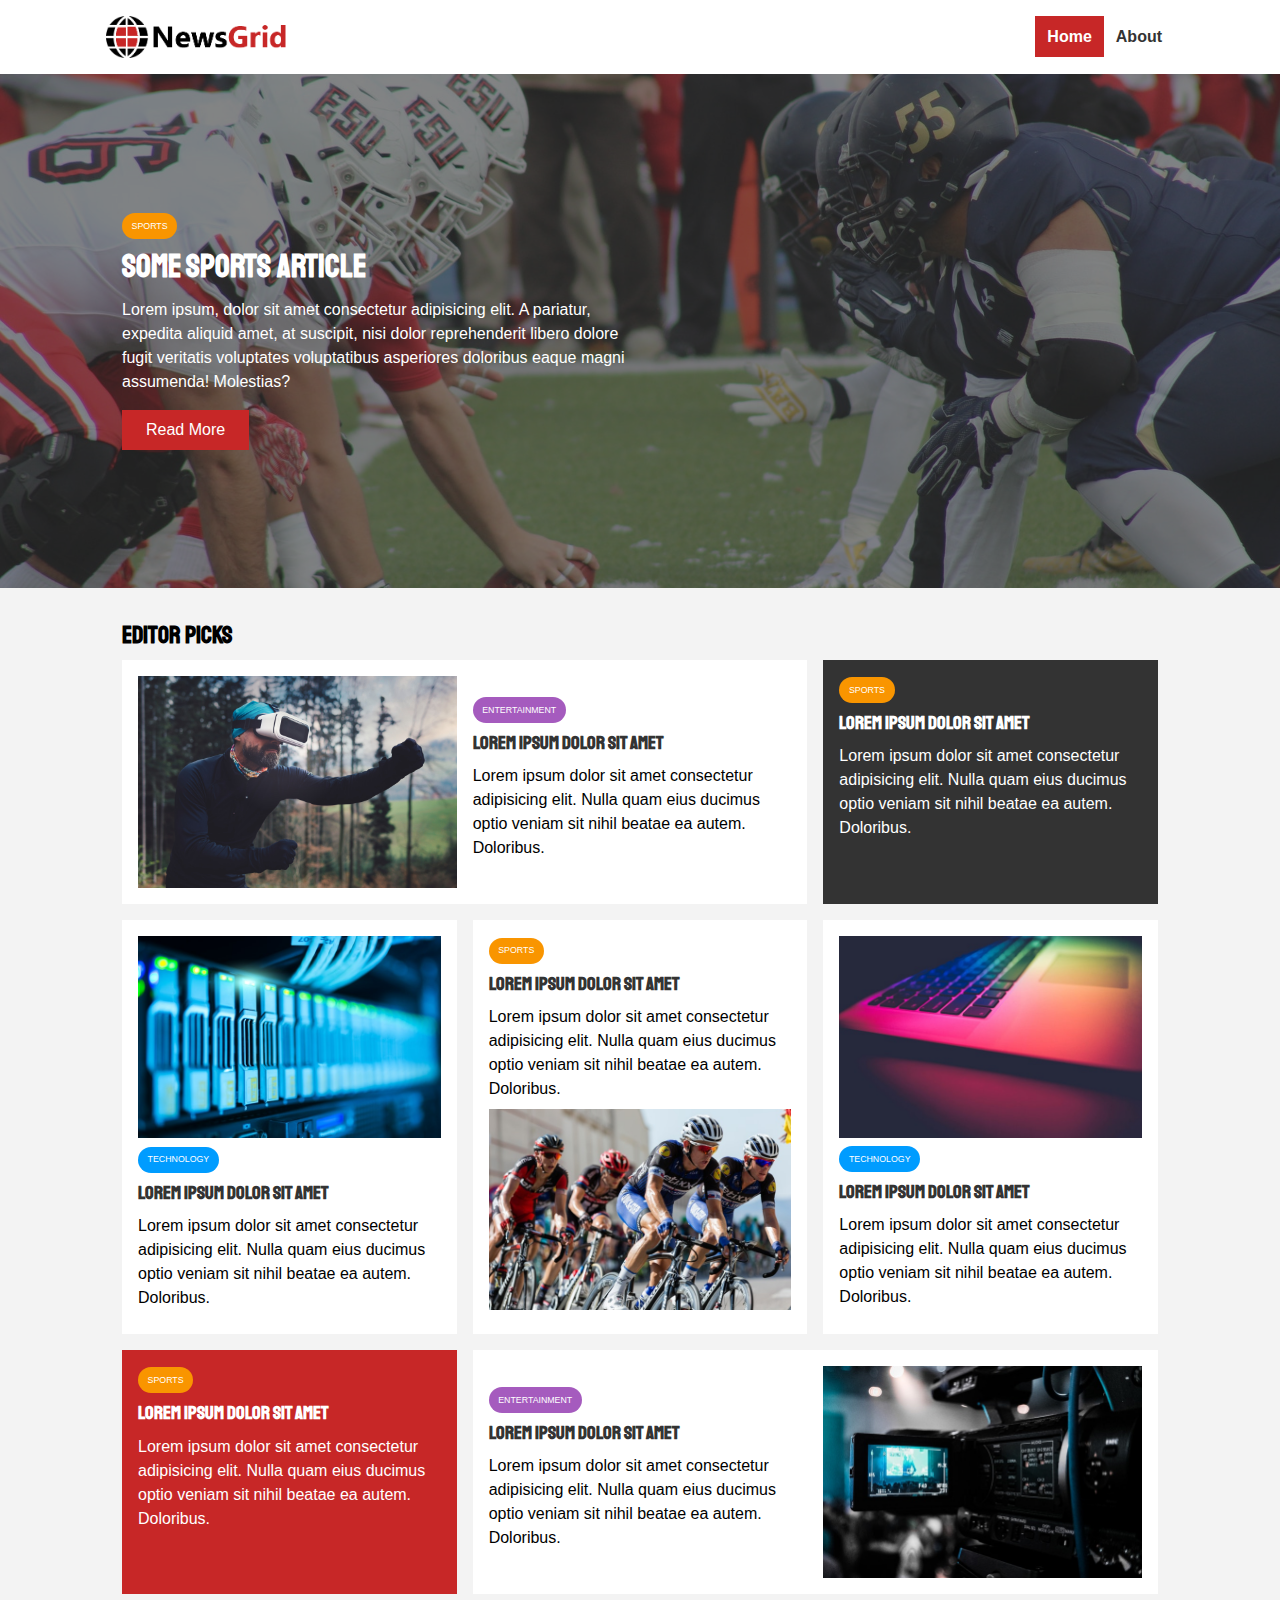
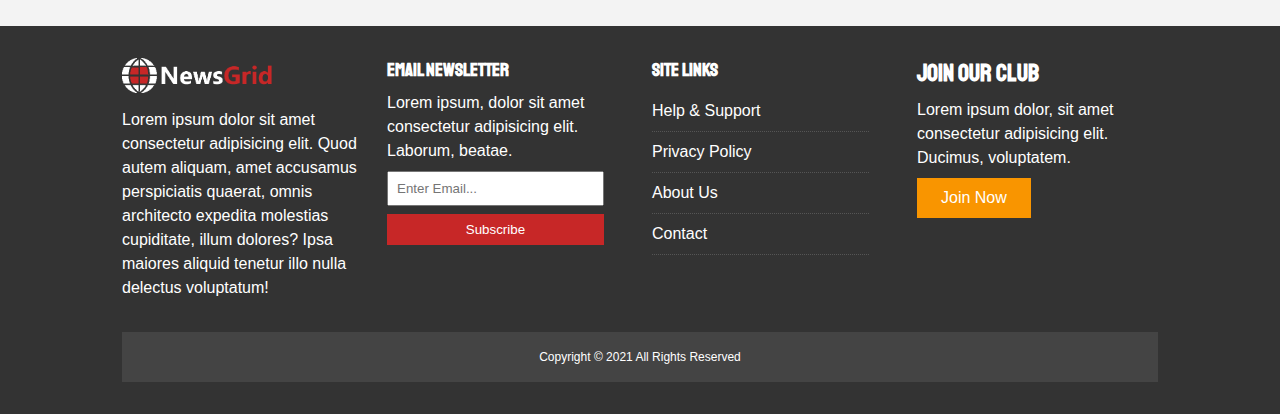
<file: index.html>
<!DOCTYPE html>
<html lang="en">
<head>
    <meta charset="UTF-8">
    <meta http-equiv="X-UA-Compatible" content="IE=edge">
    <meta name="viewport" content="width=device-width, initial-scale=1.0">
    <link rel="stylesheet" href="https://use.fontawesome.com/releases/v5.15.3/css/all.css" integrity="sha384-SZXxX4whJ79/gErwcOYf+zWLeJdY/qpuqC4cAa9rOGUstPomtqpuNWT9wdPEn2fk" crossorigin="anonymous">
    <style>
        @import url('https://fonts.googleapis.com/css2?family=Montserrat:wght@300;400;500&family=Staatliches&display=swap');
    </style>
    <link rel="stylesheet" href="css/style.css">
    <link rel="stylesheet" href="css/mobile.css" media="screen and (max-width:768px)">
    <link rel="shortcut icon" type="image/x-icon" href="favicon.ico">
    <title>News Grid | Latest News</title>
</head>
<body>
    <nav id="main-nav">
        <div class="container">
            <img src="img/logo.png" alt="NewsGrid" class="logo">
            <div class="social">
                <a href="https://facebook.com" target="_blank"><i class="fab fa-facebook fa-2x"></i></a>
                <a href="https://twitter.com" target="_blank"><i class="fab fa-twitter fa-2x"></i></a>
                <a href="https://instagram.com" target="_blank"><i class="fab fa-instagram fa-2x"></i></a>
                <a href="https://youtube.com" target="_blank"><i class="fab fa-youtube fa-2x"></i></a>
            </div>
            <ul>
                <li><a class="current" href="index.html">Home</a></li>
                <li><a href="about.html">About</a></li>
            </ul>
        </div>
    </nav>
    <!-- Showcase -->
    <header id="showcase">
        <div class="container">
            <div class="showcase-container">
                <div class="showcase-content">
                    <div class="category category-sports">Sports</div>
                    <h1>Some Sports Article</h1>
                    <p>Lorem ipsum, dolor sit amet consectetur adipisicing elit. A pariatur, expedita aliquid amet, at suscipit, nisi dolor reprehenderit libero dolore fugit veritatis voluptates voluptatibus asperiores doloribus eaque magni assumenda! Molestias?</p>
                    <a href="article.html" class="btn btn-primary">Read More</a>
                </div>
            </div>
        </div>
    </header>
    <!-- Home -->
    <section id="home-articles" class="py-2">
        <div class="container">
            <h2>Editor Picks</h2>
            <div class="articles-container">
              <article class="card">
                <img src="img/articles/ent1.jpg" alt="">
                <div>
                  <div class="category category-ent">Entertainment</div>
                  <h3>
                    <a href="article.html">Lorem ipsum dolor sit amet</a>
                  </h3>
                  <p>Lorem ipsum dolor sit amet consectetur adipisicing elit. Nulla quam eius ducimus optio veniam sit nihil beatae ea autem. Doloribus.</p>
                </div>
              </article>
              <article class="card bg-dark">
                <div class="category category-sports">Sports</div>
                <h3>
                  <a href="article.html">Lorem ipsum dolor sit amet</a>
                </h3>
                <p>Lorem ipsum dolor sit amet consectetur adipisicing elit. Nulla quam eius ducimus optio veniam sit nihil beatae ea autem. Doloribus.</p>
              </article>
              <article class="card">
                <img src="img/articles/tech1.jpg" alt="">
                <div class="category category-tech">Technology</div>
                <h3>
                  <a href="article.html">Lorem ipsum dolor sit amet</a>
                </h3>
                <p>Lorem ipsum dolor sit amet consectetur adipisicing elit. Nulla quam eius ducimus optio veniam sit nihil beatae ea autem. Doloribus.</p>
              </article>
              <article class="card">
                <div class="category category-sports">Sports</div>
                <h3>
                  <a href="article.html">Lorem ipsum dolor sit amet</a>
                </h3>
                <p>Lorem ipsum dolor sit amet consectetur adipisicing elit. Nulla quam eius ducimus optio veniam sit nihil beatae ea autem. Doloribus.</p>
                <img src="img/articles/sports1.jpg" alt="">
              </article>
              <article class="card">
                <img src="img/articles/tech2.jpg" alt="">
                <div class="category category-tech">Technology</div>
                <h3>
                  <a href="article.html">Lorem ipsum dolor sit amet</a>
                </h3>
                <p>Lorem ipsum dolor sit amet consectetur adipisicing elit. Nulla quam eius ducimus optio veniam sit nihil beatae ea autem. Doloribus.</p>
              </article>
              <article class="card bg-primary">
                <div class="category category-sports">Sports</div>
                <h3>
                  <a href="article.html">Lorem ipsum dolor sit amet</a>
                </h3>
                <p>Lorem ipsum dolor sit amet consectetur adipisicing elit. Nulla quam eius ducimus optio veniam sit nihil beatae ea autem. Doloribus.</p>
              </article>
              <article class="card">
                <div>
                  <div class="category category-ent">Entertainment</div>
                  <h3>
                    <a href="article.html">Lorem ipsum dolor sit amet</a>
                  </h3>
                  <p>Lorem ipsum dolor sit amet consectetur adipisicing elit. Nulla quam eius ducimus optio veniam sit nihil beatae ea autem. Doloribus.</p>
                </div>
                <img src="img/articles/ent2.jpg" alt="">
              </article>
            </div>
        </div>
      </section>
      
      <footer id="main-footer" class="py-2">
        <div class="container footer-container">
          <div>
            <img src="img/logo_light.png" alt="newsgrid">
            <p>Lorem ipsum dolor sit amet consectetur adipisicing elit. Quod autem aliquam, amet accusamus perspiciatis quaerat, omnis architecto expedita molestias cupiditate, illum dolores? Ipsa maiores aliquid tenetur illo nulla delectus voluptatum!</p>
          </div>
          <div>
            <h3>Email Newsletter</h3>
            <p>Lorem ipsum, dolor sit amet consectetur adipisicing elit. Laborum, beatae.</p>
            <form>
              <input type="email" placeholder="Enter Email...">
              <input type="submit" value="Subscribe" class="btn btn-primary">
            </form>
          </div>
          <div>
            <h3>Site Links</h3>
            <ul class="list">
              <li><a href="#">Help & Support</a></li>
              <li><a href="#">Privacy Policy</a></li>
              <li><a href="#">About Us</a></li>
              <li><a href="#">Contact</a></li>
            </ul>
          </div>
          <div>
            <h2>Join Our Club</h2>
            <p>Lorem ipsum dolor, sit amet consectetur adipisicing elit. Ducimus, voluptatem.</p>
            <a href="#" class="btn btn-secondary">Join Now</a>
          </div>
          <div>
            <p>Copyright &copy; 2021 All Rights Reserved</p>
          </div>
        </div>
      </footer>
</body>
</html>
</file>
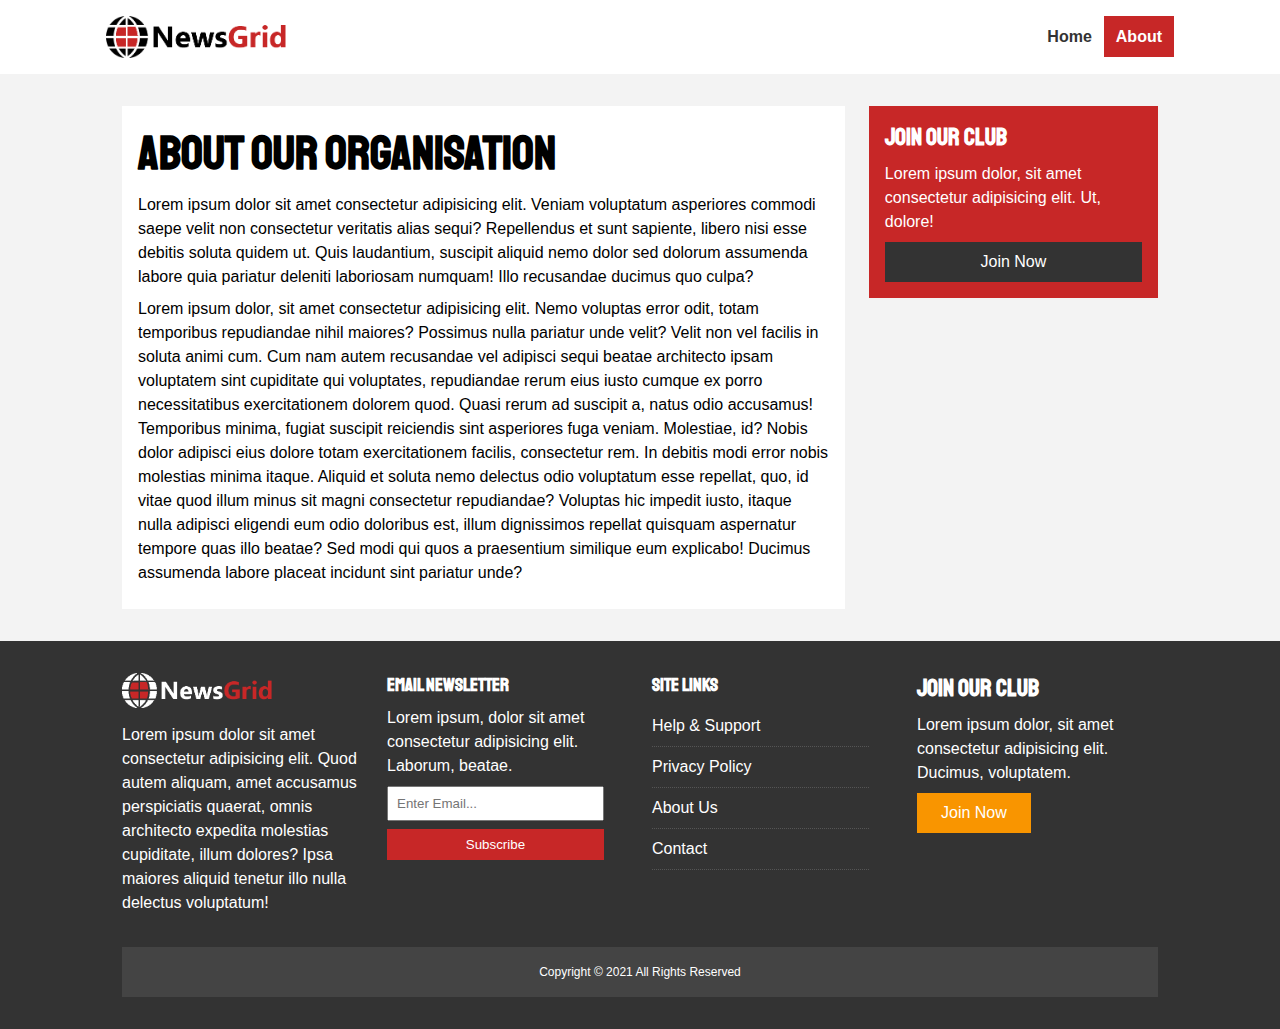
<file: about.html>
<!DOCTYPE html>
<html lang="en">
<head>
    <meta charset="UTF-8">
    <meta http-equiv="X-UA-Compatible" content="IE=edge">
    <meta name="viewport" content="width=device-width, initial-scale=1.0">
    <link rel="stylesheet" href="https://use.fontawesome.com/releases/v5.15.3/css/all.css" integrity="sha384-SZXxX4whJ79/gErwcOYf+zWLeJdY/qpuqC4cAa9rOGUstPomtqpuNWT9wdPEn2fk" crossorigin="anonymous">
    <style>
        @import url('https://fonts.googleapis.com/css2?family=Montserrat:wght@300;400;500&family=Staatliches&display=swap');
    </style>
    <link rel="stylesheet" href="css/style.css">
    <link rel="stylesheet" href="css/mobile.css" media="screen and (max-width:768px)">
    <link rel="shortcut icon" type="image/x-icon" href="favicon.ico">
    <title>News Grid | About Us</title>
</head>
<body>
    <nav id="main-nav">
        <div class="container">
            <img src="img/logo.png" alt="NewsGrid" class="logo">
            <div class="social">
                <a href="https://facebook.com" target="_blank"><i class="fab fa-facebook fa-2x"></i></a>
                <a href="https://twitter.com" target="_blank"><i class="fab fa-twitter fa-2x"></i></a>
                <a href="https://instagram.com" target="_blank"><i class="fab fa-instagram fa-2x"></i></a>
                <a href="https://youtube.com" target="_blank"><i class="fab fa-youtube fa-2x"></i></a>
            </div>
            <ul>
                <li><a href="index.html">Home</a></li>
                <li><a class="current" href="about.html">About</a></li>
            </ul>
        </div>
    </nav>
    <section id="about">
        <div class="container">
            <div class="page-container">
                <article class="card">
                    <h1 class="l-heading">About Our Organisation</h1>
                    <p>Lorem ipsum dolor sit amet consectetur adipisicing elit. Veniam voluptatum asperiores commodi saepe velit non consectetur veritatis alias sequi? Repellendus et sunt sapiente, libero nisi esse debitis soluta quidem ut. Quis laudantium, suscipit aliquid nemo dolor sed dolorum assumenda labore quia pariatur deleniti laboriosam numquam! Illo recusandae ducimus quo culpa?</p>
                    <p>Lorem ipsum dolor, sit amet consectetur adipisicing elit. Nemo voluptas error odit, totam temporibus repudiandae nihil maiores? Possimus nulla pariatur unde velit? Velit non vel facilis in soluta animi cum. Cum nam autem recusandae vel adipisci sequi beatae architecto ipsam voluptatem sint cupiditate qui voluptates, repudiandae rerum eius iusto cumque ex porro necessitatibus exercitationem dolorem quod. Quasi rerum ad suscipit a, natus odio accusamus! Temporibus minima, fugiat suscipit reiciendis sint asperiores fuga veniam. Molestiae, id? Nobis dolor adipisci eius dolore totam exercitationem facilis, consectetur rem. In debitis modi error nobis molestias minima itaque. Aliquid et soluta nemo delectus odio voluptatum esse repellat, quo, id vitae quod illum minus sit magni consectetur repudiandae? Voluptas hic impedit iusto, itaque nulla adipisci eligendi eum odio doloribus est, illum dignissimos repellat quisquam aspernatur tempore quas illo beatae? Sed modi qui quos a praesentium similique eum explicabo! Ducimus assumenda labore placeat incidunt sint pariatur unde?</p>
                </article>
                <aside class="card bg-primary">
                    <h2>Join Our Club</h2>
                    <p>Lorem ipsum dolor, sit amet consectetur adipisicing elit. Ut, dolore!</p>
                    <a href="#" class="btn btn-dark btn-block">Join Now</a>
                </aside>
            </div>
        </div>
    </section>
      <footer id="main-footer" class="py-2">
        <div class="container footer-container">
          <div>
            <img src="img/logo_light.png" alt="newsgrid">
            <p>Lorem ipsum dolor sit amet consectetur adipisicing elit. Quod autem aliquam, amet accusamus perspiciatis quaerat, omnis architecto expedita molestias cupiditate, illum dolores? Ipsa maiores aliquid tenetur illo nulla delectus voluptatum!</p>
          </div>
          <div>
            <h3>Email Newsletter</h3>
            <p>Lorem ipsum, dolor sit amet consectetur adipisicing elit. Laborum, beatae.</p>
            <form>
              <input type="email" placeholder="Enter Email...">
              <input type="submit" value="Subscribe" class="btn btn-primary">
            </form>
          </div>
          <div>
            <h3>Site Links</h3>
            <ul class="list">
              <li><a href="#">Help & Support</a></li>
              <li><a href="#">Privacy Policy</a></li>
              <li><a href="#">About Us</a></li>
              <li><a href="#">Contact</a></li>
            </ul>
          </div>
          <div>
            <h2>Join Our Club</h2>
            <p>Lorem ipsum dolor, sit amet consectetur adipisicing elit. Ducimus, voluptatem.</p>
            <a href="#" class="btn btn-secondary">Join Now</a>
          </div>
          <div>
            <p>Copyright &copy; 2021 All Rights Reserved</p>
          </div>
        </div>
      </footer>
</body>
</html>
</file>
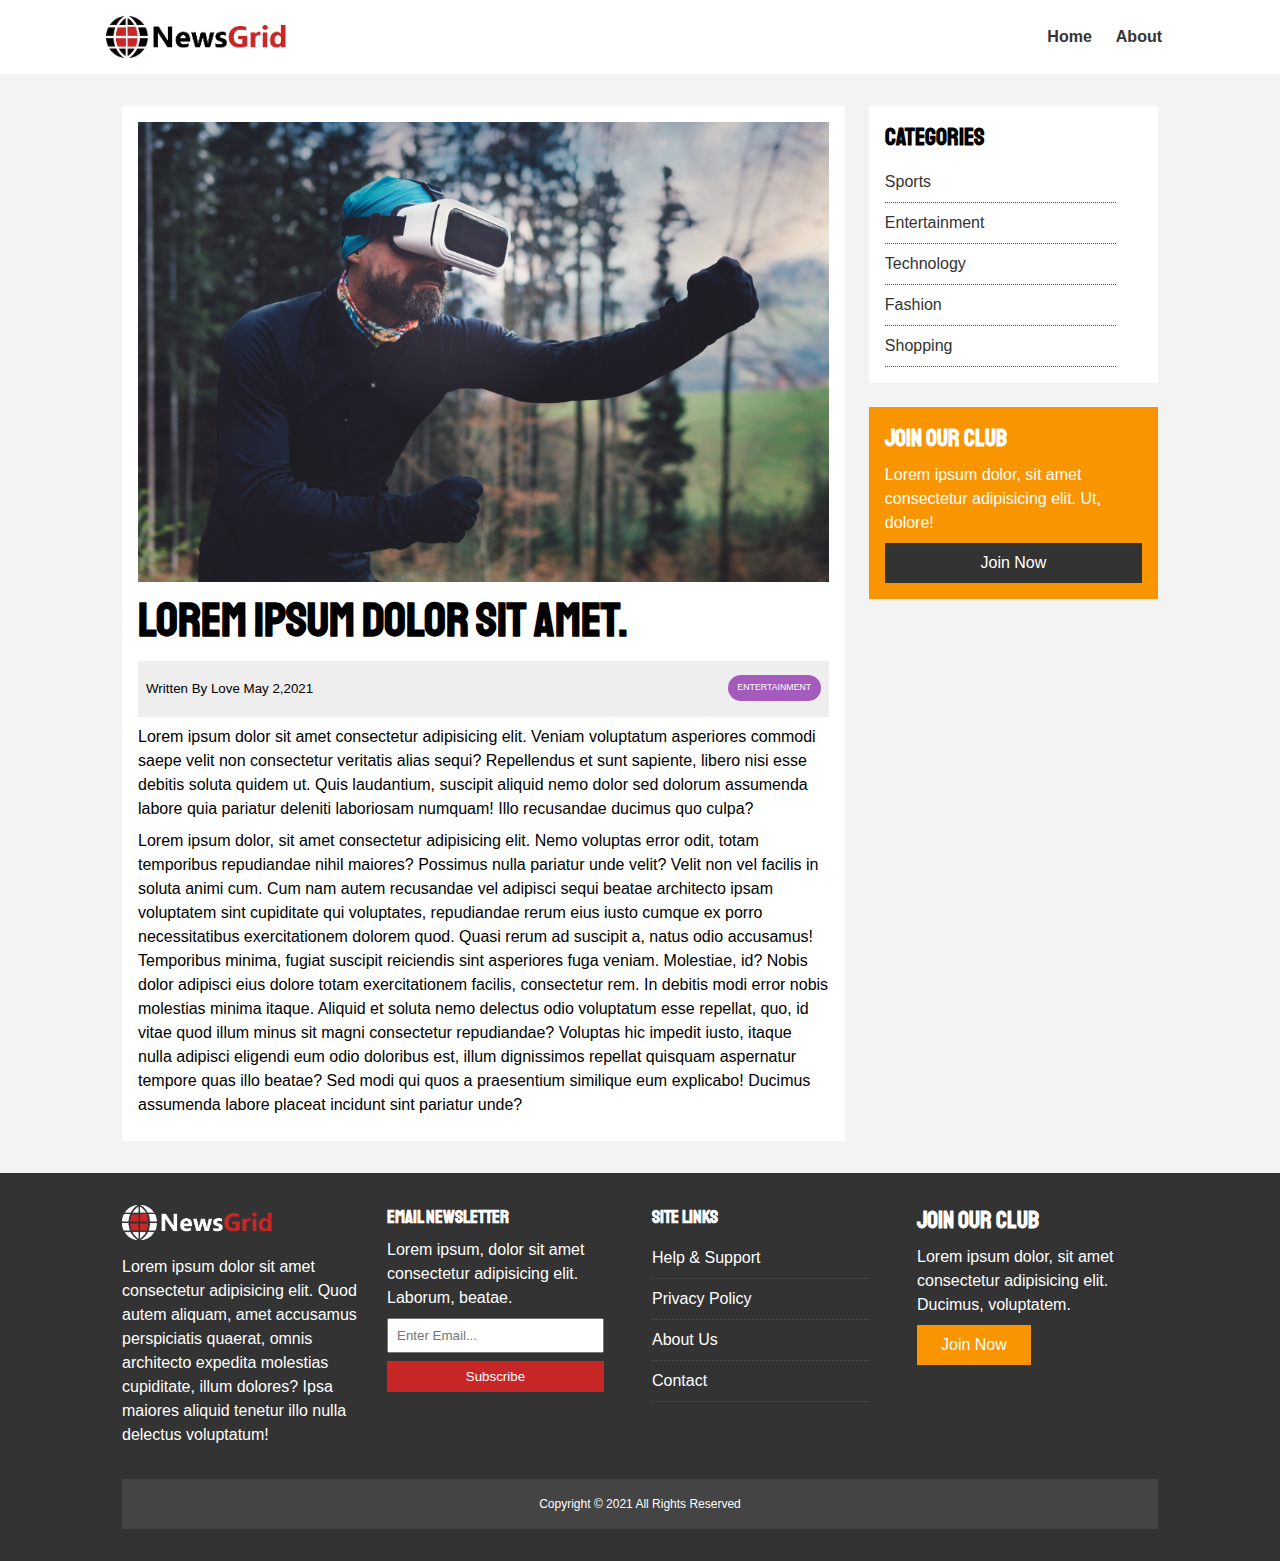
<file: article.html>
<!DOCTYPE html>
<html lang="en">
<head>
    <meta charset="UTF-8">
    <meta http-equiv="X-UA-Compatible" content="IE=edge">
    <meta name="viewport" content="width=device-width, initial-scale=1.0">
    <link rel="stylesheet" href="https://use.fontawesome.com/releases/v5.15.3/css/all.css" integrity="sha384-SZXxX4whJ79/gErwcOYf+zWLeJdY/qpuqC4cAa9rOGUstPomtqpuNWT9wdPEn2fk" crossorigin="anonymous">
    <style>
        @import url('https://fonts.googleapis.com/css2?family=Montserrat:wght@300;400;500&family=Staatliches&display=swap');
    </style>
    <link rel="stylesheet" href="css/style.css">
    <link rel="stylesheet" href="css/mobile.css" media="screen and (max-width:768px)">
    <link rel="shortcut icon" type="image/x-icon" href="favicon.ico">
    <title>News Grid | Article</title>
</head>
<body>
    <nav id="main-nav">
        <div class="container">
            <img src="img/logo.png" alt="NewsGrid" class="logo">
            <div class="social">
                <a href="https://facebook.com" target="_blank"><i class="fab fa-facebook fa-2x"></i></a>
                <a href="https://twitter.com" target="_blank"><i class="fab fa-twitter fa-2x"></i></a>
                <a href="https://instagram.com" target="_blank"><i class="fab fa-instagram fa-2x"></i></a>
                <a href="https://youtube.com" target="_blank"><i class="fab fa-youtube fa-2x"></i></a>
            </div>
            <ul>
                <li><a href="index.html">Home</a></li>
                <li><a href="about.html">About</a></li>
            </ul>
        </div>
    </nav>
    <section id="article">
        <div class="container">
            <div class="page-container">
                <article class="card">
                    <img src="img/articles/ent1.jpg" alt="">
                    <h1 class="l-heading">Lorem ipsum dolor sit amet.</h1>
                    <div class="meta">
                        <small>
                            <i class="fas fa-user"></i> Written By Love May 2,2021
                        </small>
                        <div class="category category-ent">Entertainment</div>
                    </div>
                    <p>Lorem ipsum dolor sit amet consectetur adipisicing elit. Veniam voluptatum asperiores commodi saepe velit non consectetur veritatis alias sequi? Repellendus et sunt sapiente, libero nisi esse debitis soluta quidem ut. Quis laudantium, suscipit aliquid nemo dolor sed dolorum assumenda labore quia pariatur deleniti laboriosam numquam! Illo recusandae ducimus quo culpa?</p>
                    <p>Lorem ipsum dolor, sit amet consectetur adipisicing elit. Nemo voluptas error odit, totam temporibus repudiandae nihil maiores? Possimus nulla pariatur unde velit? Velit non vel facilis in soluta animi cum. Cum nam autem recusandae vel adipisci sequi beatae architecto ipsam voluptatem sint cupiditate qui voluptates, repudiandae rerum eius iusto cumque ex porro necessitatibus exercitationem dolorem quod. Quasi rerum ad suscipit a, natus odio accusamus! Temporibus minima, fugiat suscipit reiciendis sint asperiores fuga veniam. Molestiae, id? Nobis dolor adipisci eius dolore totam exercitationem facilis, consectetur rem. In debitis modi error nobis molestias minima itaque. Aliquid et soluta nemo delectus odio voluptatum esse repellat, quo, id vitae quod illum minus sit magni consectetur repudiandae? Voluptas hic impedit iusto, itaque nulla adipisci eligendi eum odio doloribus est, illum dignissimos repellat quisquam aspernatur tempore quas illo beatae? Sed modi qui quos a praesentium similique eum explicabo! Ducimus assumenda labore placeat incidunt sint pariatur unde?</p>
                </article>

                <aside id="categories" class="card">
                    <h2>Categories</h2>
                    <ul class="list">
                        <li><a href="#"><i class="fas fa-chevron-right"></i>Sports</a></li>
                        <li><a href="#"><i class="fas fa-chevron-right"></i>Entertainment</a></li>
                        <li><a href="#"><i class="fas fa-chevron-right"></i>Technology</a></li>
                        <li><a href="#"><i class="fas fa-chevron-right"></i>Fashion</a></li>
                        <li><a href="#"><i class="fas fa-chevron-right"></i>Shopping</a></li>
                    </ul>
                </aside>
                <aside class="card bg-secondary">
                    <h2>Join Our Club</h2>
                    <p>Lorem ipsum dolor, sit amet consectetur adipisicing elit. Ut, dolore!</p>
                    <a href="#" class="btn btn-dark btn-block">Join Now</a>
                </aside>
            </div>
        </div>
    </section>
    
      <footer id="main-footer" class="py-2">
        <div class="container footer-container">
          <div>
            <img src="img/logo_light.png" alt="newsgrid">
            <p>Lorem ipsum dolor sit amet consectetur adipisicing elit. Quod autem aliquam, amet accusamus perspiciatis quaerat, omnis architecto expedita molestias cupiditate, illum dolores? Ipsa maiores aliquid tenetur illo nulla delectus voluptatum!</p>
          </div>
          <div>
            <h3>Email Newsletter</h3>
            <p>Lorem ipsum, dolor sit amet consectetur adipisicing elit. Laborum, beatae.</p>
            <form>
              <input type="email" placeholder="Enter Email...">
              <input type="submit" value="Subscribe" class="btn btn-primary">
            </form>
          </div>
          <div>
            <h3>Site Links</h3>
            <ul class="list">
              <li><a href="#">Help & Support</a></li>
              <li><a href="#">Privacy Policy</a></li>
              <li><a href="#">About Us</a></li>
              <li><a href="#">Contact</a></li>
            </ul>
          </div>
          <div>
            <h2>Join Our Club</h2>
            <p>Lorem ipsum dolor, sit amet consectetur adipisicing elit. Ducimus, voluptatem.</p>
            <a href="#" class="btn btn-secondary">Join Now</a>
          </div>
          <div>
            <p>Copyright &copy; 2021 All Rights Reserved</p>
          </div>
        </div>
      </footer>
</body>
</html>
</file>
<file: css/style.css>
:root {
  --primary-color: #c72727;
  --secondary-color: #f99500;
  --light-color: #f3f3f3;
  --dark-color: #333;
  --max-width: 1100px;
}
.category {
  --sports-color: #f99500;
  --ent-color: #a55bbe;
  --tech-color: #009cff;
}
* {
  margin: 0;
  padding: 0;
  box-sizing: border-box;
}
body {
  font-family: "Lato", sans-serif;
  line-height: 1.5;
  background: var(--light-color);
}
a {
  color: #333;
  text-decoration: none;
}
ul {
  list-style: none;
}
img {
  width: 100%;
}
h1,
h2,
h3,
h4,
h5,
h6 {
  font-family: "Staatliches", cursive;
  margin-bottom: 0.55rem;
  line-height: 1.3;
}
p {
  margin: 0.5rem 0;
}

/* Utility */

.container {
  max-width: var(--max-width);
  margin: auto;
  padding: 0 2rem;
  overflow: hidden;
}
.category {
  display: inline-block;
  color: #fff;
  font-size: 0.55rem;
  text-transform: uppercase;
  padding: 0.4rem 0.6rem;
  border-radius: 15px;
  margin-bottom: 0.5rem;
}
.category-sports {
  background: var(--sports-color);
}
.category-ent {
  background: var(--ent-color);
}
.category-tech {
  background: var(--tech-color);
}

.btn {
  display: inline-block;
  border: none;
  background: var(--dark-color);
  color: #fff;
  padding: 0.5rem 1.5rem;
}
.btn-light {
  background: var(--light-color);
}
.btn-primary {
  background: var(--primary-color);
}
.btn-secondary {
  background: var(--secondary-color);
}
.btn-block {
  display: block;
  width: 100%;
  text-align: center;
}
.btn:hover {
  opacity: 0.9;
}

.card {
  background: #fff;
  padding: 1rem;
}
.bg-dark {
  background: var(--dark-color);
  color: #fff;
}
.bg-primary {
  background: var(--primary-color);
  color: #fff;
}
.bg-secondary {
  background: var(--secondary-color);
  color: #fff;
}
.py-1 {
  padding: 1.5rem 0;
}
.py-2 {
  padding: 2rem 0;
}
.py-3 {
  padding: 3rem 0;
}
.p-1 {
  padding: 1.5rem;
}
.p-2 {
  padding: 2rem;
}
.p-3 {
  padding: 3rem;
}

.bg-dark h1,
.bg-dark h2,
.bg-dark h3,
.bg-dark a,
.bg-primary h1,
.bg-primary h2,
.bg-primary h3,
.bg-primary a,
.bg-secondary h1,
.bg-secondary h2,
.bg-secondary h3,
.bg-secondary a {
  color: #fff;
}

.list li {
  padding: 0.5rem 0;
  border-bottom: #555 dotted 1px;
  width: 90%;
}
.list li a:hover {
  color: var(--primary-color) !important;
}

.page-container {
  display: grid;
  grid-template-columns: 5fr 2fr;
  margin: 2rem 0;
  grid-gap: 1.5rem;
}
.page-container > *:first-child {
  grid-row: 1 / span 3;
}

.l-heading {
  font-size: 3rem;
}

/* Navigation */
#main-nav {
  background: #fff;
  position: sticky;
  top: 0;
  z-index: 2;
}
#main-nav .container {
  display: grid;
  grid-template-columns: 6fr 3fr 2fr;
  padding: 1rem;
  align-items: center;
}
#main-nav .logo {
  width: 180px;
}
#main-nav ul {
  display: flex;
  justify-self: end;
}
#main-nav ul li a {
  padding: 0.75rem;
  font-weight: bold;
}
#main-nav ul li a.current {
  background: var(--primary-color);
  color: #fff;
}
#main-nav ul li a.current:hover {
  background: var(--light-color);
  color: var(--dark-color);
}
#main-nav .social {
  justify-self: center;
}
#main-nav .social i {
  color: #777;
  margin-right: 0.5rem;
}

/* Showcase */
#showcase {
  color: white;
  background: #333;
  padding: 2rem;
  position: relative;
}
#showcase::before {
  content: "";
  position: absolute;
  background: url("../img/featured.jpg") no-repeat center center/cover;
  top: 0;
  left: 0;
  width: 100%;
  height: 100%;
  opacity: 0.4;
}

#showcase .showcase-container {
  display: grid;
  grid-template-columns: repeat(2, 1fr);
  justify-content: center;
  align-items: center;
  height: 50vh;
}

#showcase .showcase-content {
  z-index: 1;
}
#showcase .showcase-content p {
  margin-bottom: 1rem;
}

/* Home Articles */
#home-articles .articles-container {
  display: grid;
  grid-template-columns: repeat(3, 1fr);
  grid-gap: 1rem;
}

#home-articles .articles-container > *:first-child,
#home-articles .articles-container > *:last-child {
  display: grid;
  grid-template-columns: repeat(2, 1fr);
  grid-gap: 1rem;
  grid-column: 1 / span 2;
  align-items: center;
}
#home-articles .articles-container > *:last-child {
  grid-column: 2 / span 2;
}

#article .meta {
  display: flex;
  justify-content: space-between;
  align-items: center;
  background: #eee;
  padding: 0.5rem;
}
#article .meta .category {
  margin-top: 0.4rem;
}

/* Footer */
#main-footer {
  background: var(--dark-color);
  color: #fff;
}
#main-footer img {
  width: 150px;
}
#main-footer a {
  color: #fff;
}
#main-footer .footer-container {
  display: grid;
  grid-template-columns: repeat(4, 1fr);
  grid-gap: 1.5rem;
}
#main-footer .footer-container > *:last-child {
  background: #444;
  grid-column: 1 / span 4;
  padding: 0.5rem;
  text-align: center;
  font-size: 0.75rem;
}
#main-footer .footer-container input[type="email"] {
  width: 90%;
  padding: 0.5rem;
  margin-bottom: 0.5rem;
}
#main-footer .footer-container input[type="submit"] {
  width: 90%;
}
</file>
<file: css/mobile.css>
/* Navigation */
#main-nav .social {
  display: none;
}
#main-nav .container {
  grid-template-columns: 1fr;
  grid-gap: 1.2rem;
}
#main-nav ul,
#main-nav .logo {
  justify-self: center;
}

#main-nav ul li a {
  padding: 0.5rem;
}

#home-articles .articles-container {
  grid-template-columns: repeat(2, 1fr);
}

#home-articles .articles-container > *:first-child,
#home-articles .articles-container > *:last-child {
  grid-template-columns: 1fr;
  grid-column: 1;
}

@media (max-width: 600px) {
  #showcase .showcase-container,
  #home-articles .articles-container,
  #main-footer .footer-container {
    grid-template-columns: 1fr;
  }

  #main-footer .footer-container > *:last-child {
    grid-column: 1;
  }

  #main-footer .footer-container > *:first-child,
  #main-footer .footer-container > *:nth-child(2) {
    border-bottom: #444 dotted 1px;
    padding-bottom: 1rem;
  }
  .page-container {
    grid-template-columns: 1fr;
    text-align: center;
  }
  .page-container > *:first-child {
    grid-row: 1;
  }
  .l-heading {
    font-size: 2rem;
  }
}
</file>
